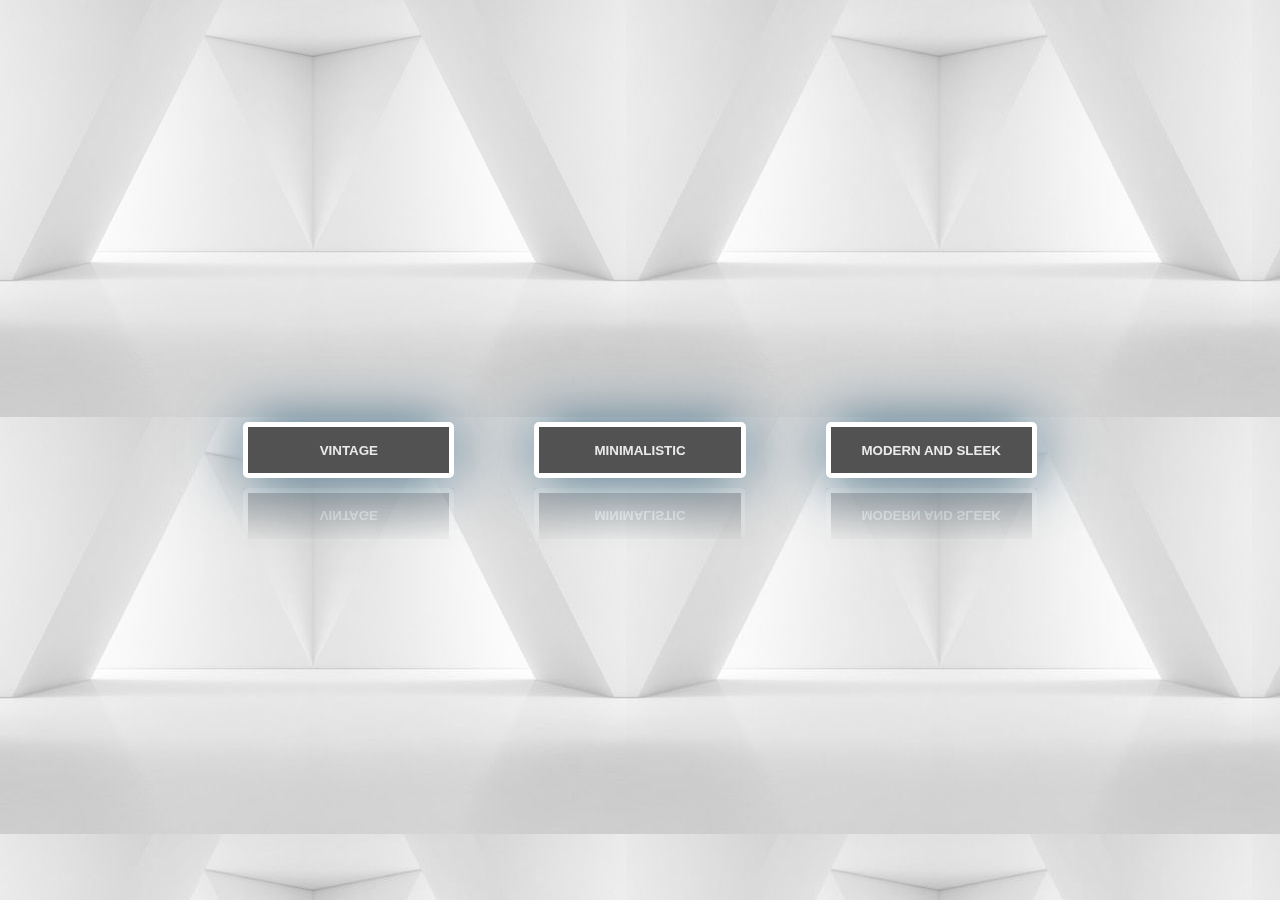
<file: button.html>
<!DOCTYPE html>
<html lang="en">

<head>
    <meta charset="UTF-8">
    <meta name="viewport" content="width=device-width, initial-scale=1.0">
    <title>style</title>
    <link rel="stylesheet" href="style4.css">
</head>

<body>

    <div class="container">
        <a href="gallery.html#Vintage"><button class="btn">Vintage</button></a>

        <a href="gallery.html#Minimalistic" style="text-decoration: none"><button class="
            btn">Minimalistic</button></a>

        <a href="gallery.html#Modern and sleek"><button class="btn">Modern and sleek</button></a>
    </div>


</body>

</html>
</file>
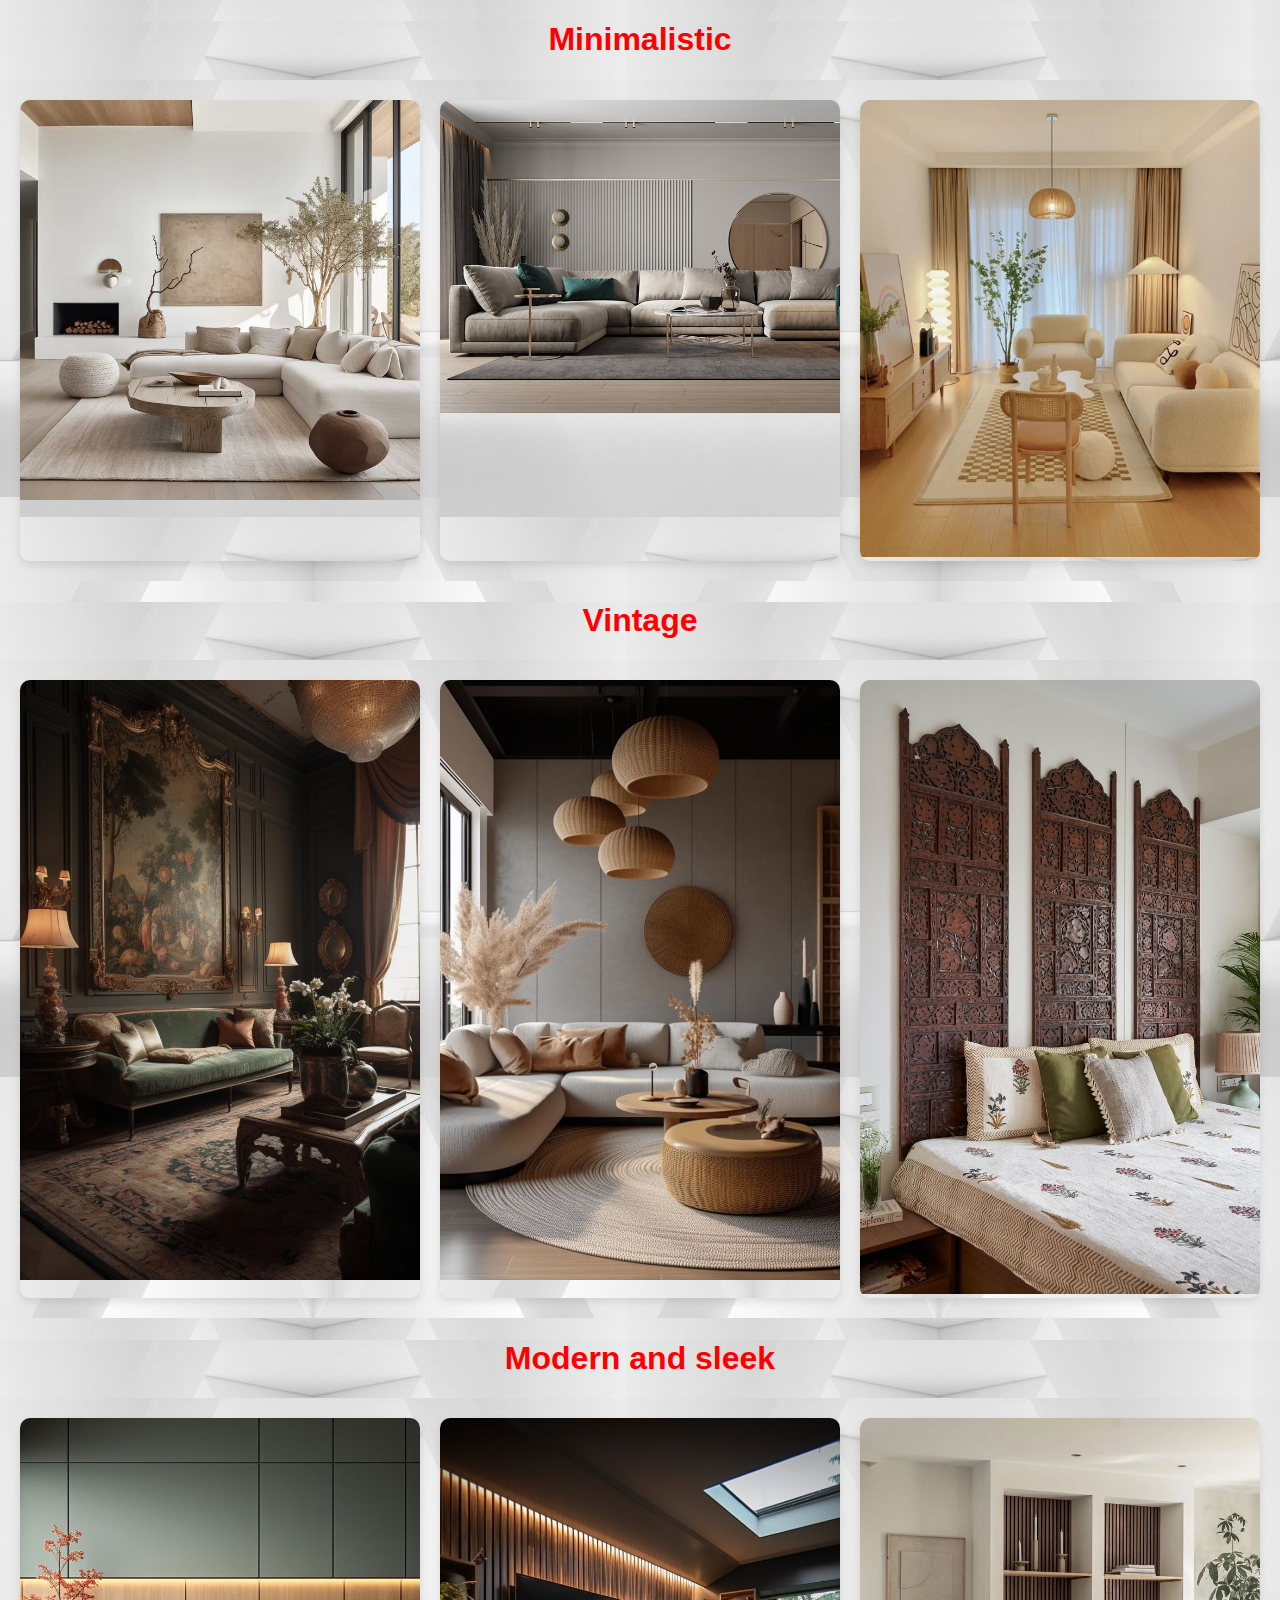
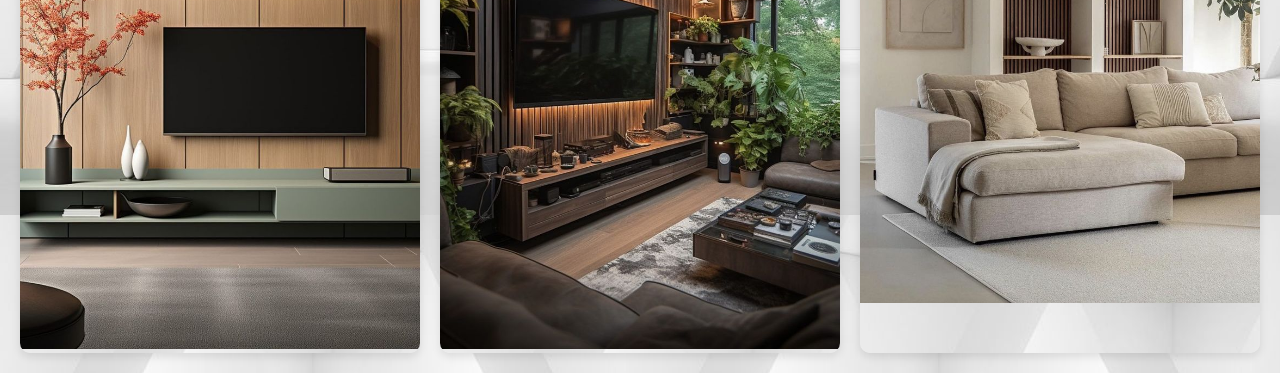
<file: gallery.html>
<!DOCTYPE html>
<html lang="en">
<head>
    <meta charset="UTF-8">
    <meta name="viewport" content="width=device-width, initial-scale=1.0">
    <title>Image Gallery</title>
    <style>
    
 *{
    background-image: url(./img/background.jpg);
 }   
 
.head{
    text-align: center;
    color: red;
    font-family: 'Lucida Sans', 'Lucida Sans Regular', 'Lucida Grande', 'Lucida Sans Unicode', Geneva, Verdana, sans-serif;
} 

body {
    margin: 0;
    padding: 0;
    font-family: Arial, sans-serif;
    background-color: #f3f3f3;
}

.gallery {
    display: grid;
    grid-template-columns: repeat(auto-fit, minmax(250px, 1fr));
    grid-gap: 20px;
    padding: 20px;
}

.image {
    position: relative;
    overflow: hidden;
    border-radius: 10px;
    box-shadow: 0 4px 8px rgba(0, 0, 0, 0.1);
}

.image img {
    width: 100%;
    height: auto;
    transition: transform 0.3s ease;
}

.image:hover img {
    transform: scale(1.05);
}

.overlay {
    position: absolute;
    top: 0;
    left: 0;
    width: 100%;
    height: 100%;
    background-color: rgba(0, 0, 0, 0.7);
    color: #fff;
    display: flex;
    justify-content: center;
    align-items: center;
    opacity: 0;
    transition: opacity 0.3s ease;
}

.image:hover .overlay {
    opacity: 1;
}

.text {
    font-size: 20px;
    text-align: center;
}

.text:hover {
    text-decoration: underline;
}

    </style>
</head>
<body>
   <section id="Minimalistic" class="Minimalistic">
    <h1 class="head">Minimalistic</h1> 
    <div class="gallery">
        <div class="image">
            <img src="./img/g1.jpg" alt="Image 1">
            <div class="overlay">
                <div class="text">Image 1</div>
            </div>
        </div>
        <div class="image">
            <img src="./img/g2.jpg" alt="Image 2">
            <div class="overlay">
                <div class="text">Image 2</div>
            </div>
        </div>
        <div class="image">
            <img src="./img/g3.jpg" alt="Image 3">
            <div class="overlay">
                <div class="text">Image 3</div>
            </div>
        </div>
        <!-- Add more images here -->
    </div>
</section>

<section id="Vintage" class="Vintage"> 
    <h1 class="head">Vintage</h1>
    <div class="gallery">
        <div class="image">
            <img src="./img/g4.jpg" alt="Image 1">
            <div class="overlay">
                <div class="text">Image 1</div>
            </div>
        </div>
        <div class="image">
            <img src="./img/g5.jpg" alt="Image 2">
            <div class="overlay">
                <div class="text">Image 2</div>
            </div>
        </div>
        <div class="image">
            <img src="./img/g6.jpg" alt="Image 3">
            <div class="overlay">
                <div class="text">Image 3</div>
            </div>
        </div>
        <!-- Add more images here -->
    </div>
</section>


<section id="Modern and sleek" class="Modern and sleek"> 
    <h1 class="head">Modern and sleek</h1>
    <div class="gallery">
        <div class="image">
            <img src="./img/g7.jpg" alt="Image 1">
            <div class="overlay">
                <div class="text">Image 1</div>
            </div>
        </div>
        <div class="image">
            <img src="./img/g8.jpg" alt="Image 2">
            <div class="overlay">
                <div class="text">Image 2</div>
            </div>
        </div>
        <div class="image">
            <img src="./img/g9.jpg" alt="Image 3">
            <div class="overlay">
                <div class="text">Image 3</div>
            </div>
        </div>
        <!-- Add more images here -->
    </div>
</section>


</body>
</html>
</file>
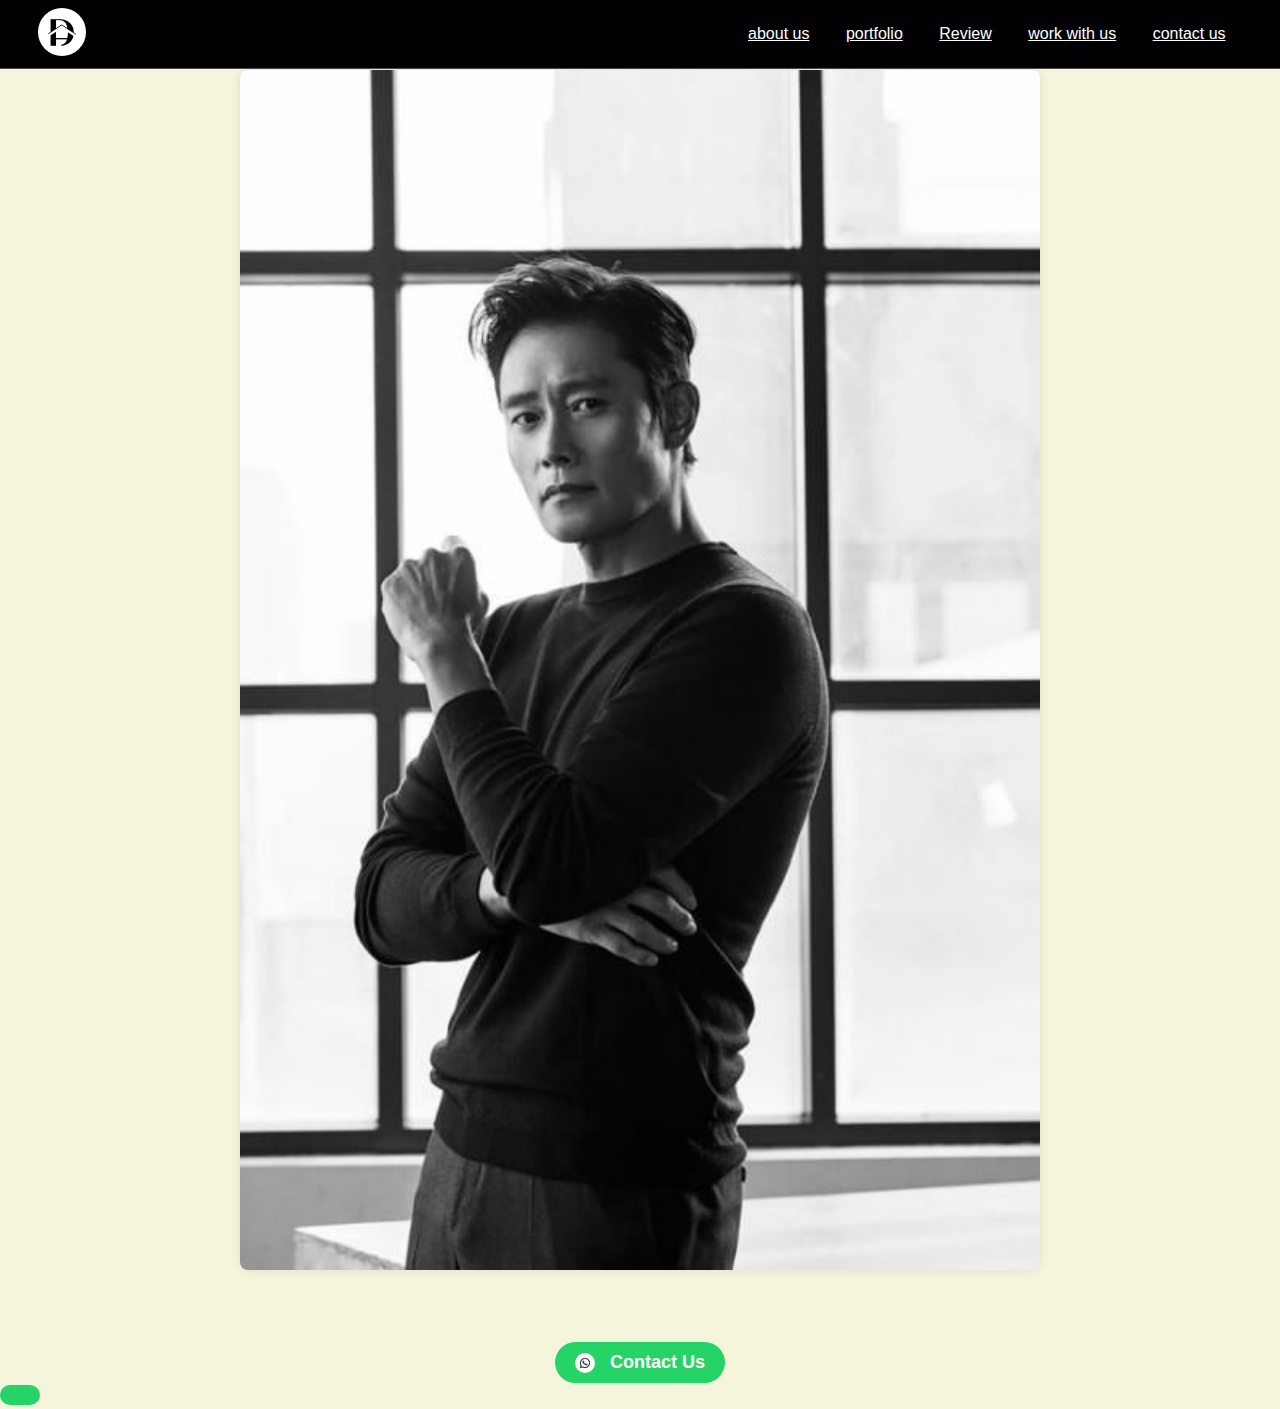
<file: learnmore.html>
<!DOCTYPE html>
<html lang="en">
<head>
    <meta charset="UTF-8">
    <meta name="viewport" content="width=device-width, initial-scale=1.0">
    <title>learn more</title>
    <link rel="stylesheet" href="ss.css">
</head>
<body>

    <header class="header">
        <a href="index.html" class="logo">
            <img src="./img/logo.jpg" alt="Home" />
        </a>
        <nav class="navbar">
            <a href="index.html#about">about us</a>
            <a href="index.html#product">portfolio</a>
            <a href="index.html#review">Review</a>
            <a href="index.htmllogin.html">work with us</a>
            <a href="index.html#contact">contact us</a>
        </nav>


    </header>


    <div class="container">
        <div class="portfolio-item">
            <img src="./img/lm.jpg" alt="Portfolio Photo">
            <div class="overlay">
                <div class="text">
                    <h2>Design hub</h2>
                    <p>Lorem ipsum dolor sit amet consectetur adipisicing elit. Rem repellendus dolore, temporibus ratione, delectus rerum magni doloribus sit aliquam quo facilis, quis aspernatur aliquid Lorem ipsum dolor sit amet, consectetur adipisicing elit. Aliquid alias, dolorum illum laudantium eligendi deserunt labore officiis inventore itaque, doloribus ratione, rerum ea nihil! Suscipit debitis accusantium dignissimos enim ducimus, maxime accusamus excepturi voluptate incidunt, id expedita ratione saepe praesentium aut. Aliquid eligendi pariatur sunt aut quidem nostrum omnis laborum? excepturi debitis voluptate quidem distinctio. Laudantium. Lorem ipsum dolor sit amet, consectetur adipiscing elit. Nullam ac ex sed purus lobortis ullamcorper. Nam auctor, ex quis pharetra maximus, velit odio lacinia felis.</p>
                    <div class="text2">
                     <iframe width="560" height="315" src="https://www.youtube.com/embed/ZvzNVqpQYsw?si=UBUvPbX8SouzeR8W" title="YouTube video player" frameborder="0" allow="accelerometer; autoplay; clipboard-write; encrypted-media; gyroscope; picture-in-picture; web-share" referrerpolicy="strict-origin-when-cross-origin" allowfullscreen></iframe>
                   </div>
                </div>
            </div>
        </div>
    </div>

    <div class="whatsapp-icon">
        <a href="https://wa.me/9390868043" class="whatsapp-button">
            <img src="./img/whatsapp-icon.jpg" alt="WhatsApp Icon">
            <span>Contact Us</span>
    </div>

</body>
</html>
</file>
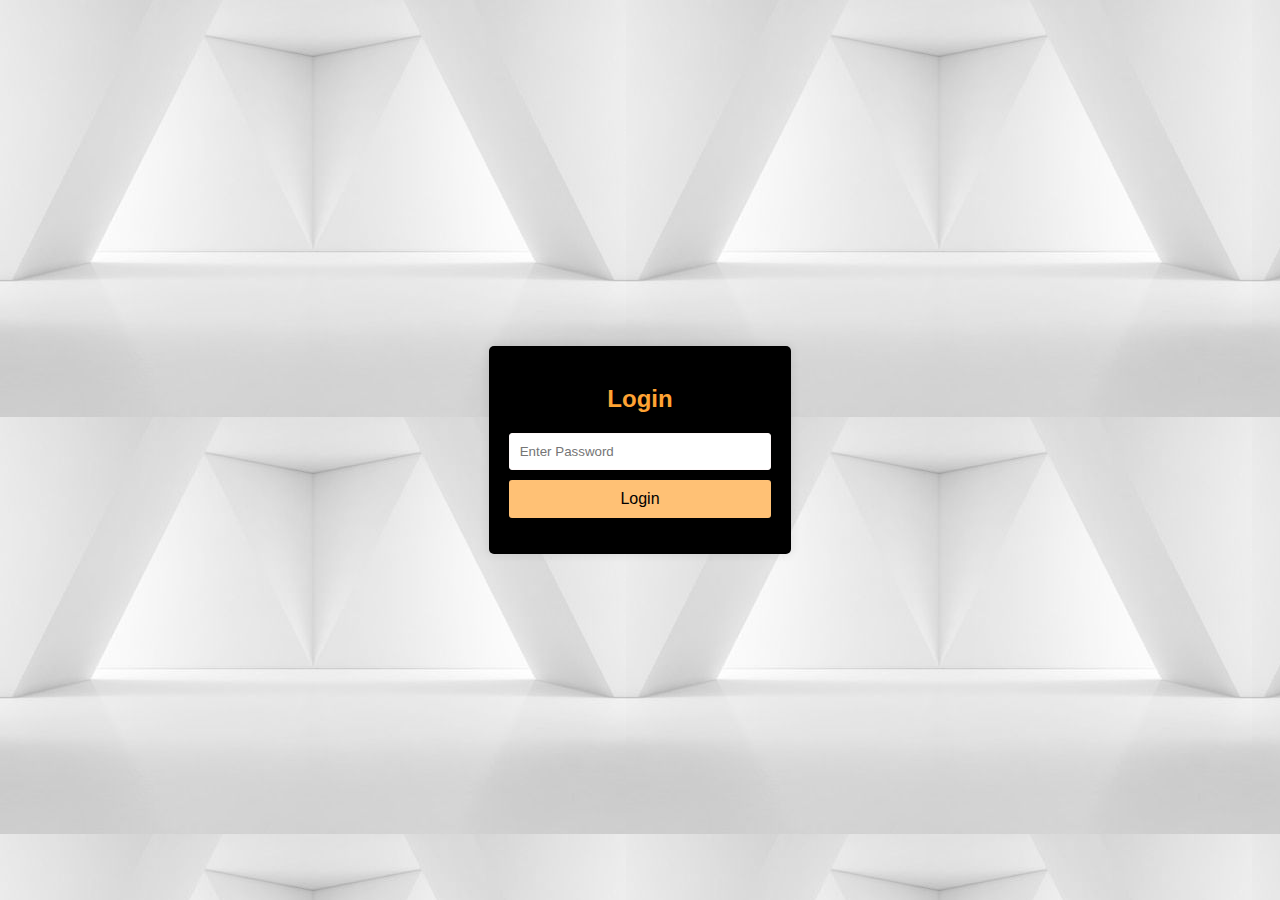
<file: password.html>
<!DOCTYPE html>
<html lang="en">

<head>
    <meta charset="UTF-8">
    <meta name="viewport" content="width=device-width, initial-scale=1.0">
    <title>Password Protect Website</title>
    <link rel="icon" href="./img/logo.jpg" />
    <style>
        body {
            font-family: Arial, sans-serif;
            margin: 0;
            padding: 0;
            background-color: #f4f4f4;
            background: url(./img/background.jpg) repeat;
        }

        .container {
            max-width: 800px;
            margin: 50px auto;
            padding: 20px;
            background-color: #000000;
            border-radius: 5px;
            box-shadow: 0 0 10px rgba(0, 0, 0, 0.1);
        }

        h2 {
            text-align: center;
            margin-bottom: 20px;
            color: #ffa333;
        }

        input[type="password"] {
            width: 100%;
            padding: 10px;
            border: 1px solid #fff9f9;
            border-radius: 3px;
            box-sizing: border-box;
            margin-bottom: 10px;
        }

        button {
            width: 100%;
            padding: 10px;
            background-color: #ffc175;

            border: none;
            border-radius: 3px;
            color: #000000;
            font-size: 16px;
            cursor: pointer;
        }



        .error-message {
            color: red;
            text-align: center;
            margin-top: 10px;
        }

        .form {
            display: flex;
            height: 100vh;

            justify-content: center;
            align-items: center;
        }
    </style>
</head>

<body>
    <div class="form">
        <div class="container">
            <h2>Login</h2>
            <form id="loginForm">
                <input type="password" id="password" placeholder="Enter Password" required>
                <button type="submit">Login</button>
            </form>
            <p id="errorMessage" class="error-message"></p>
        </div>
    </div>


    <script>
        document.getElementById('loginForm').addEventListener('submit', function (event) {
            event.preventDefault();

            var password = document.getElementById('password').value;

            // Check if the password matches the expected password
            if (password === 'login234') {
                window.location.href = 'feedback.html'; // Redirect to the protected page
            } else {
                document.getElementById('errorMessage').textContent = 'Invalid password';
            }
        });

    </script>
</body>

</html>
</file>
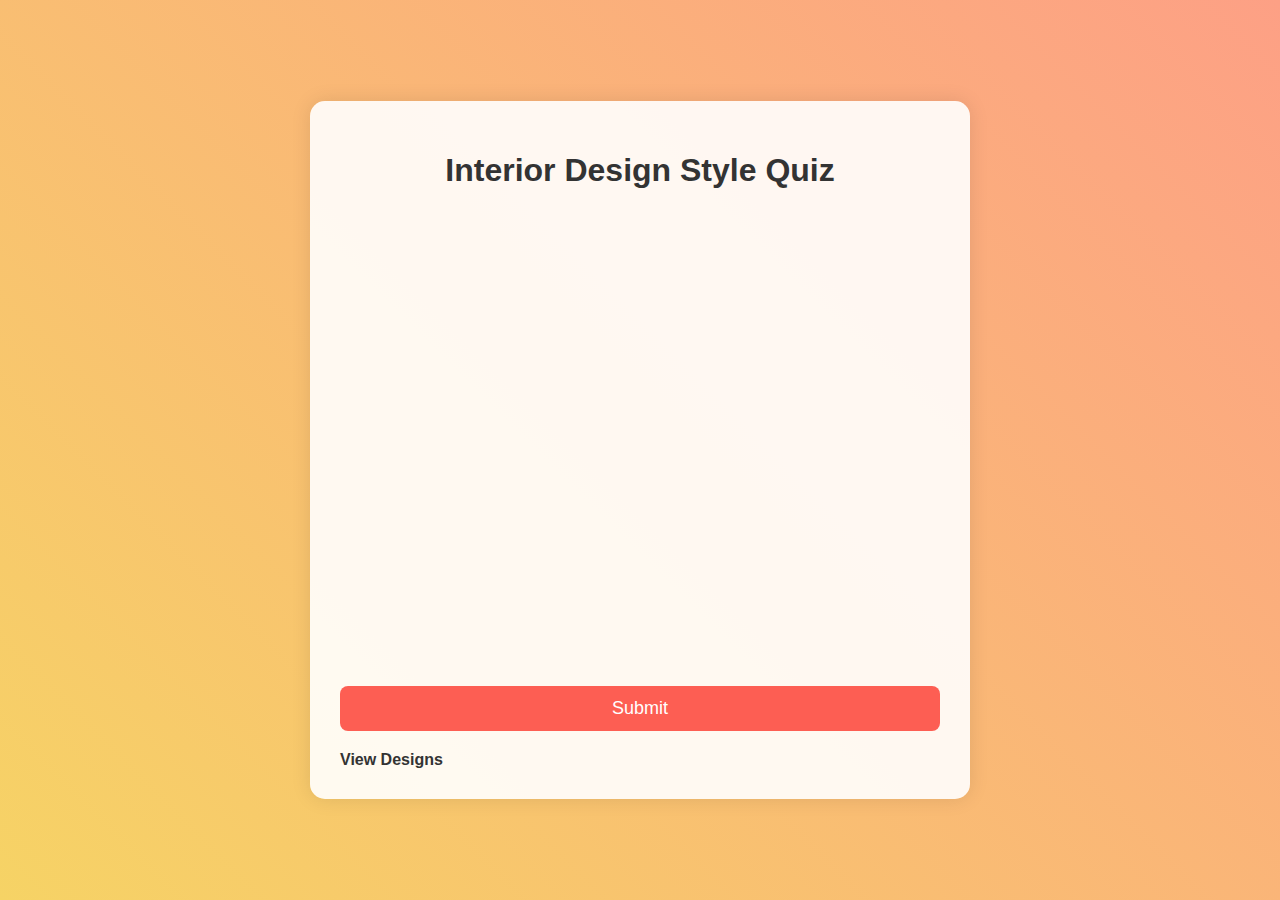
<file: quiz.html>
<!DOCTYPE html>
<html lang="en">
<head>
    <meta charset="UTF-8">
    <meta name="viewport" content="width=device-width, initial-scale=1.0">
    <title>Interior Designer</title>
    <link rel="stylesheet" href="qz.css">
</head>
<body>
    <div class="container">
        <h1>Interior Design Style Quiz</h1>
        <div class="question" id="question1">
            <h2>Question 1: What is your favorite color scheme?</h2>
            <div class="options">
                <label><input type="radio" name="q1" value="1">Neutral</label>
                <label><input type="radio" name="q1" value="2">Pastel</label>
                <label><input type="radio" name="q1" value="3">Bold and vibrant</label>
            </div>
        </div>
        <div class="question" id="question2">
            <h2>Question 2: How would you describe your ideal furniture style?</h2>
            <div class="options">
                <label><input type="radio" name="q2" value="1">Minimalistic</label>
                <label><input type="radio" name="q2" value="2">Vintage</label>
                <label><input type="radio" name="q2" value="3">Modern and sleek</label>
            </div>
        </div>
        <div class="question" id="question3">
            <h2>Question 3: Which room do you spend the most time in?</h2>
            <div class="options">
                <label><input type="radio" name="q3" value="1">Living room</label>
                <label><input type="radio" name="q3" value="2">Bedroom</label>
                <label><input type="radio" name="q3" value="3">Kitchen</label>
            </div>
        </div>
        <button onclick="calculateStyle()">Submit</button>
        <p id="result"></p>
        <a href="button.html" class="a">View Designs</a>
    </div>
    
    <script src="script3.js"></script>
</body>
</html>
</file>
<file: style4.css>
body {
    margin: 0;
    padding: 0;
    display: flex;
    justify-content: center;
    align-items: center;
    height: 100vh;
    background-color: #f0f0f0;
    background-image: url(./img/background.jpg) ;
}


.container {
  transition: 200ms ease;
  display: flex;
  gap: 5rem;
}
.btn {
  height: 3.5rem;
  width: 13.2rem;
  border-radius: 5px;
  border: 5px solid rgb(255, 255, 255);
  cursor: pointer;
  filter: drop-shadow(0px 0px 10px rgb(255, 255, 255));
  animation: flickering 2s linear infinite both;
  text-transform: uppercase;
  background-color: rgb(83, 82, 82);
  color: rgb(234, 234, 234);
  font-weight: 700;
  transition: 0.6s;
  box-shadow: 0px 0px 60px #1f4c65;
  -webkit-box-reflect: below 10px linear-gradient(to bottom, rgba(0,0,0,0.0), rgba(0,0,0,0.4));
}

@keyframes flickering {
  0%,
  100% {
    opacity: 1;
  }

  41.99% {
    opacity: 1;
  }

  42% {
    opacity: 0;
  }

  43% {
    opacity: 0;
  }

  43.01% {
    opacity: 1;
  }

  47.99% {
    opacity: 1;
  }

  48% {
    opacity: 0;
  }

  49% {
    opacity: 0;
  }

  49.01% {
    opacity: 1;
  }
}

.text {
  font-size: 1.8rem;
  font-family: Arial, Helvetica, sans-serif;
}

.btn:hover {
  background-color: black;
  border-radius: 0;
}
</file>
<file: ss.css>
:root{
--main-color:#d3ad7f;
--black:#13131a;
--bg:#010103;
--border:.1rem solid rgba(255,255,255,.3);
}
body {
font-family: 'Arial', sans-serif;
margin: 0;
padding: 0;
background-color: beige;
}

.container {
max-width: 800px;
margin: 50px auto;
padding: 20px;
}

.portfolio-item {
position: relative;
overflow: hidden;
border-radius: 8px;
box-shadow: 0 0 10px rgba(0, 0, 0, 0.1);
}

.portfolio-item img {
width: 100%;
display: block;
transition: transform 0.3s ease;
}

.portfolio-item:hover img {
transform: scale(1.1);
}

.overlay {
position: absolute;
top: 0;
left: 0;
width: 100%;
height: 100%;
background-color: rgba(0, 0, 0, 0.7);
opacity: 0;
transition: opacity 0.3s ease;
}

.portfolio-item:hover .overlay {
opacity: 1;
}

.text {
position: absolute;
top: 50%;
left: 50%;
transform: translate(-50%, -50%);
text-align: center;
color: #fff;
}

.text h2 {
margin-bottom: 20px;
font-size: 24px;
color: #ffd700;
}

.text p {
margin-bottom: 20px;
font-size: 16px;
}

.text2 iframe {

width: 100%;
max-width: 600px;
height: 315px;
border: none;
border-radius: 8px;
}


.header{
background:var(--bg);
display:flex;
align-items:center;
justify-content:space-between;
padding:0.5rem 3%;
border-bottom:var(--border);
position:fixed;
top:0;
left:0;
right:0;
z-index:1000;
}
.header .logo img 
{
height: 3rem;
border-radius:50px;
}
.header .navbar a{
margin:0 1rem;
font-size:1rem;
color:#fff;
}
.header .navbar a:hover{
color:var(--main-color);
border-bottom: .1rem solid var(--main-color);
padding-bottom:.5rem;
}

.whatsapp-icon{
    margin: 0;
    padding: 0;
    display: flex;
    justify-content: center;
    align-items: center;
    height: 5vh;

}

.whatsapp-button {
    display: inline-block;
    text-decoration: none;
    background-color: #25d366;
    color: #fff;
    padding: 10px 20px;
    border-radius: 30px;
    font-size: 18px;
    font-weight: bold;
    border: none;
    cursor: pointer;
    overflow: hidden;
    position: relative;
    transition: all 0.3s ease;
}

.whatsapp-button img {
    border-radius: 25px;
    width: 20px;
    vertical-align: middle;
    margin-right: 10px;
    transition: transform 0.3s ease;
}

.whatsapp-button:hover {
    background-color: #128c7e;
}

.whatsapp-button:hover img {
    transform: scale(1.2);
}

.whatsapp-button span {
    position: relative;
    z-index: 1;
}
</file>
<file: qz.css>
body {
    font-family: 'Arial', sans-serif;
    margin: 0;
    padding: 0;
    background: linear-gradient(45deg, #f6d365, #fda085);
    display: flex;
    justify-content: center;
    align-items: center;
    height: 100vh;
}

.container {
    max-width: 600px;
    margin: auto;
    padding: 30px;
    background-color: rgba(255, 255, 255, 0.9);
    border-radius: 15px;
    box-shadow: 0 0 20px rgba(0, 0, 0, 0.1);
    animation: slideIn 0.5s ease forwards;
}

@keyframes slideIn {
    from {
        opacity: 0;
        transform: translateY(-50px);
    }
    to {
        opacity: 1;
        transform: translateY(0);
    }
}

h1 {
    text-align: center;
    margin-bottom: 30px;
    color: #333;
    animation: fadeIn 0.5s ease forwards;
}

@keyframes fadeIn {
    from {
        opacity: 0;
    }
    to {
        opacity: 1;
    }
}

.question {
    margin-bottom: 30px;
    opacity: 0;
    animation: fadeIn 0.5s ease forwards;
}

.options {
    display: flex;
    justify-content: space-between;
}

.options label {
    display: block;
    width: 100%;
    margin-bottom: 15px;
    padding: 12px;
    background-color: #fff;
    border-radius: 8px;
    box-shadow: 0 2px 5px rgba(0, 0, 0, 0.1);
    cursor: pointer;
    transition: background-color 0.3s ease;
    animation: slideInOption 0.5s ease forwards;
}

@keyframes slideInOption {
    from {
        opacity: 0;
        transform: translateY(-20px);
    }
    to {
        opacity: 1;
        transform: translateY(0);
    }
}

.options label:hover {
    background-color: #f5f5f5;
}

button {
    display: block;
    width: 100%;
    padding: 12px;
    background-color: #fd5e53;
    border: none;
    border-radius: 8px;
    color: white;
    font-size: 18px;
    cursor: pointer;
    transition: background-color 0.3s ease;
    outline: none;
    animation: slideInButton 0.5s ease forwards;
}

@keyframes slideInButton {
    from {
        opacity: 0;
        transform: translateY(20px);
    }
    to {
        opacity: 1;
        transform: translateY(0);
    }
}

button:hover {
    background-color: #ff3d35;
}

#result {
    margin-top: 20px;
    text-align: center;
    font-size: 20px;
    opacity: 0;
    animation: fadeIn 0.5s ease forwards;
}
    /* Base styles for anchor tags */
a {
    text-decoration: none;
    color: #333;
    font-weight: bold;
    transition: all 0.3s ease;
}

/* Hover styles for anchor tags */
a:hover {
    color: #ff4500;
    transform: scale(1.05) rotate(5deg);
}

/* Animation for underline effect */
a::before {
    content: '';
    position: absolute;
    width: 100%;
    height: 2px;
    bottom: 0;
    left: 0;
    background-color: #ff4500;
    visibility: hidden;
    transform: scaleX(0);
    transition: all 0.3s ease;
}

a:hover::before {
    visibility: visible;
    transform: scaleX(1);
}

/* Animation for bouncing effect */
@keyframes bounce {
    0%, 100% { transform: translateY(0); }
    50% { transform: translateY(-5px); }
}

a:hover {
    animation: bounce 0.5s infinite alternate;
}
</file>
